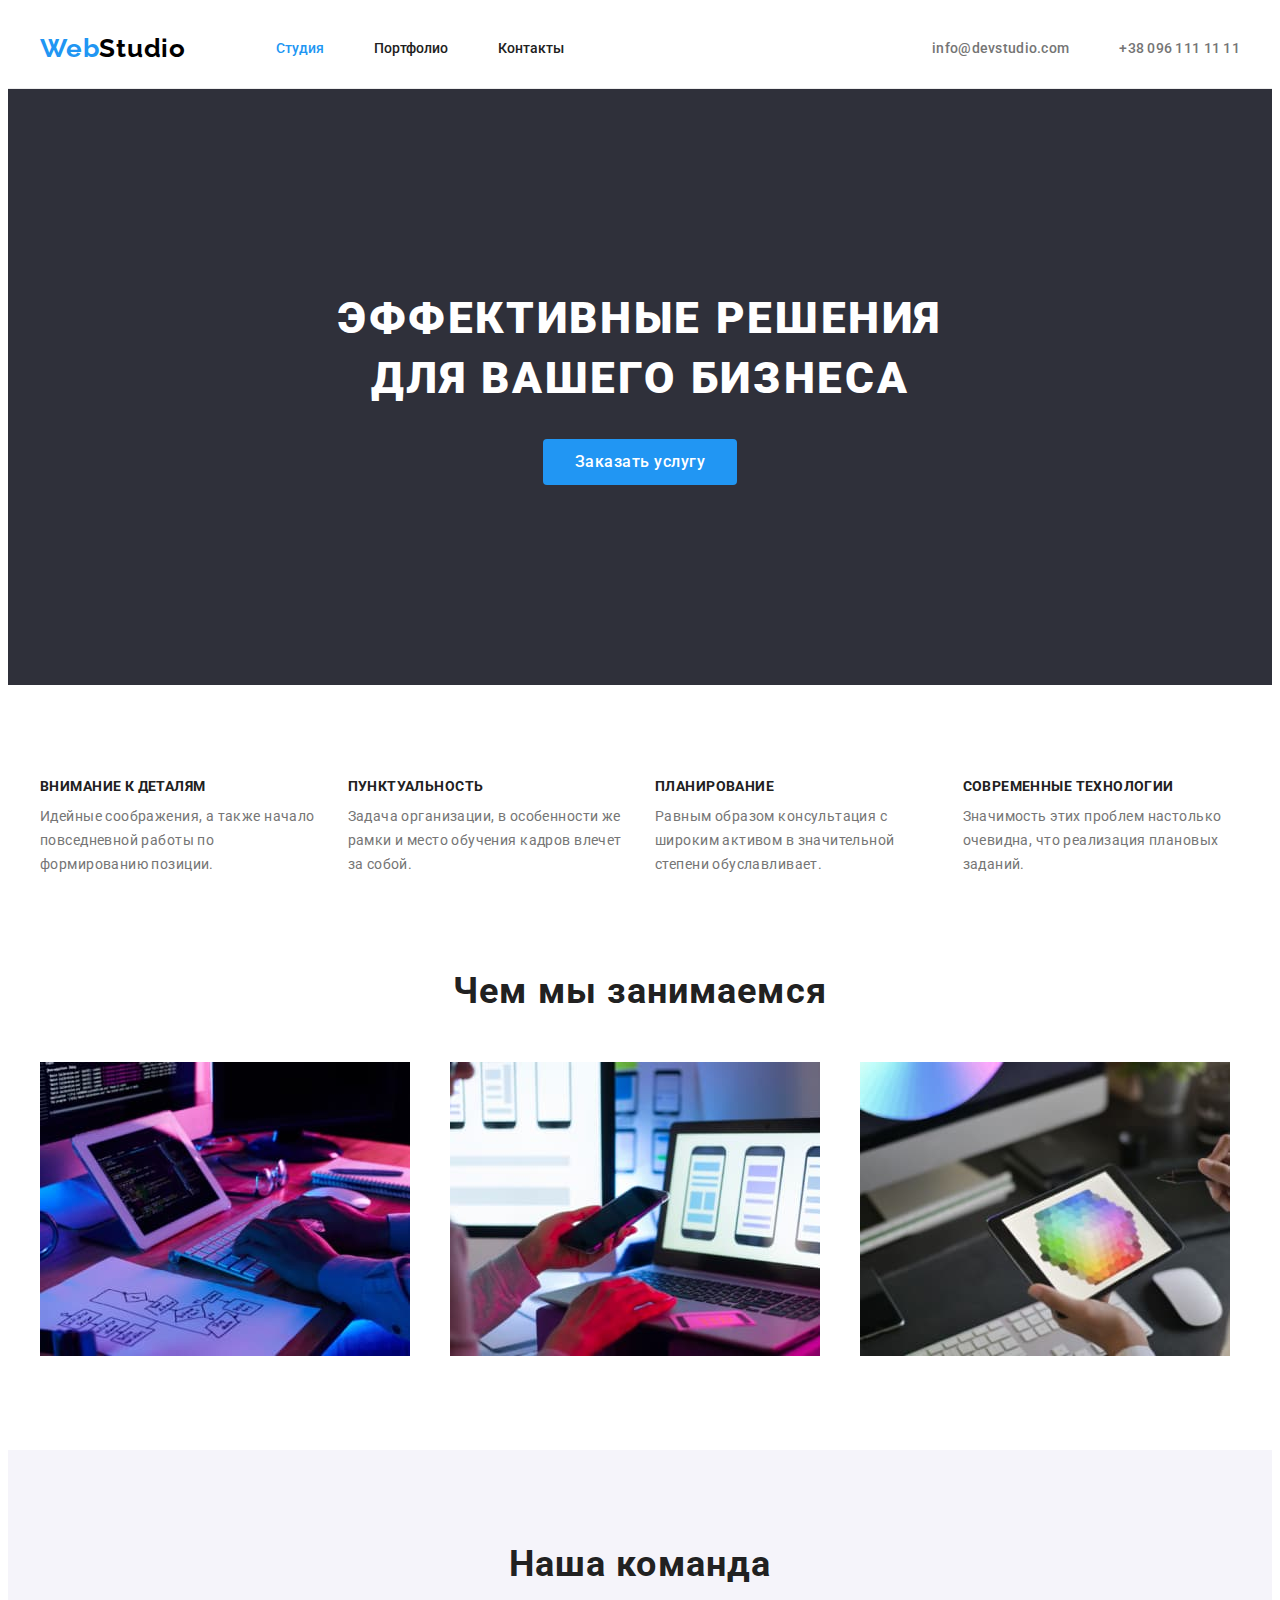
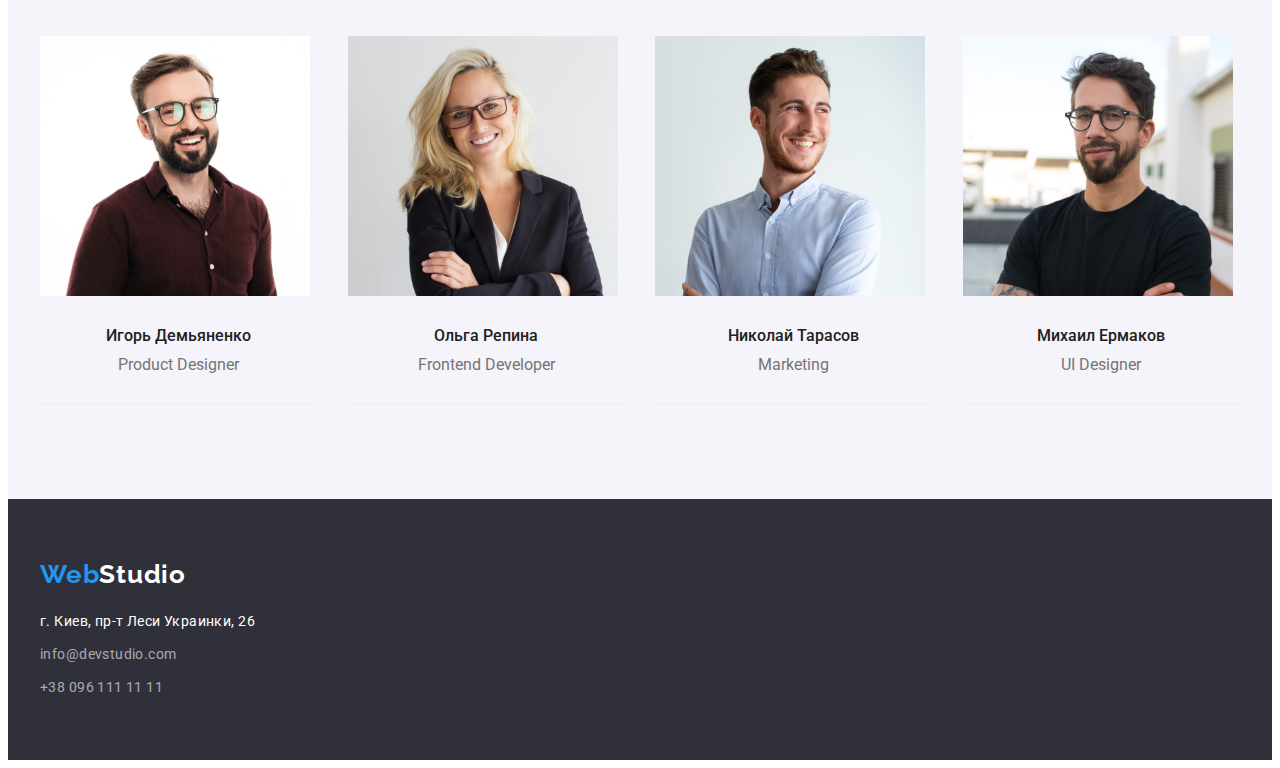
<file: index.html>
<!DOCTYPE html>
<html lang="en">

<head>
    <meta charset="UTF-8">
    <meta http-equiv="X-UA-Compatible" content="IE=edge">
    <meta name="viewport" content="width=device-width, initial-scale=1.0">
    <title> Home work 1</title>
    <link rel="preconnect" href="https://fonts.googleapis.com">
    <link rel="preconnect" href="https://fonts.gstatic.com" crossorigin>
    <link
        href="https://fonts.googleapis.com/css2?family=Raleway:wght@700&family=Roboto:wght@400;500;700;900&display=swap"
        rel="stylesheet">
    <link rel="stylesheet" href="https://cdnjs.cloudflare.com/ajax/libs/modern-normalize/1.0.0/modern-normalize.min.css"
        integrity="sha512-ISS7cAi1PEhQ8jnbJpJZMd29NlhNj4AWYyLOSp2CE/CsHxTCu+r+t0D2yoJudVrd0/8fTVPUVDzY5Tvli75u/g=="
        crossorigin="anonymous" referrerpolicy="no-referrer" />
    <link rel="stylesheet" href="./css/styles.css">
</head>

<body>
    <header>
        <div class="container main-nav">
            <nav class="site-nav">
                <a class="logo item" href=""><span class="logo-web">Web</span>Studio</a>

                <ul class="site-nav list">
                    <li class="item">
                        <a href="./index.html" class="link current">Студия</a>
                    </li>
                    <li class="item">
                        <a href="./portfolio.html" class="link">Портфолио</a>
                    </li>
                    <li class="item">
                        <a href="" class="link">Контакты</a>
                    </li>
                </ul>
            </nav>

            <ul class="contacts">
                <li class="item"><a class="contacts-mail" href="info@devstudio.com">info@devstudio.com</a> </li>
                <li class="item"><a class="contacts-phone" href="+380961111111">+38 096 111 11 11</a></li>
            </ul>
        </div>
    </header>

    <main>
        <section class="business-decision">
                <div class="container">
                <h1 class="decision"> Эффективные решения <br> для вашего бизнеса </h1>
                <button class="button" type="button">Заказать услугу</button>
            </div>
        </section> 
        


        <section class="section">
            <!-- подразумеваем название секции преимущества-->
            <div class="container">
                <ul class="title">
                    <li class="item">
                        <h3 class="section-title">Внимание к деталям</h3>
                        <p class="section-title-descr">Идейные соображения, а также начало повседневной работы по
                            формированию позиции.</p>
                    </li>
                    <li class="item">
                        <h3 class="section-title">Пунктуальность</h3>
                        <p class="section-title-descr">Задача организации, в особенности же рамки и место обучения
                            кадров влечет за собой.</p>
                    </li>
                    <li class="item">
                        <h3 class="section-title">Планирование</h3>
                        <p class="section-title-descr">Равным образом консультация с широким активом в значительной
                            степени обуславливает.</p>
                    </li>
                    <li class="item">
                        <h3 class="section-title">Современные технологии</h3>
                        <p class="section-title-descr">Значимость этих проблем настолько очевидна, что реализация
                            плановых заданий.</p>
                    </li>
                </ul>
            </div>
        </section>


        <section class="section work">
            <div class="container">
                <h2 class="main-section-title">Чем мы занимаемся</h2>
                <ul class="main-section-title-img">
                    <li class="item"> <img src="./images/box-1.jpg" alt="разработка" width="370"></li>
                    <li class="item"> <img src="./images/box-2.jpg" alt="адаптация" width="370"></li>
                    <li class="item"> <img src="./images/box-3.jpg" alt="дизайн" width="370"></li>
                </ul>
            </div>
        </section>


        <section class="section main-team">
            <div class="container">
                <h2 class="main-section-title">Наша команда</h2>
                <ul class="main-team-list">
                    <li class="item">
                        <img src="./images/pd.jpg" alt="член команды" width="270">
                        <div class="main-team-list-title">
                            <h3 class="team-title">Игорь Демьяненко</h3>
                            <p lang="en" class="team-profession">Product Designer</p>
                        </div>
                    </li>

                    <li class="item">
                        <img src="./images/fd.jpg" alt="член команды" width="270">
                        <div class="main-team-list-title">
                            <h3 class="team-title">Ольга Репина</h3>
                            <p lang="en" class="team-profession">Frontend Developer</p>
                        </div>
                    </li>

                    <li class="item">
                        <img src="./images/market-m.jpg" alt="член команды" width="270">
                        <div class="main-team-list-title">
                            <h3 class="team-title">Николай Тарасов</h3>
                            <p lang="en" class="team-profession">Marketing</p>
                        </div>
                    </li>

                    <li class="item">
                        <img src="./images/ui-des.jpg" alt="член команды" width="270">
                        <div class="main-team-list-title">
                            <h3 class="team-title">Михаил Ермаков</h3>
                            <p lang="en" class="team-profession">UI Designer</p>
                        </div>
                    </li>
                </ul>
            </div>
        </section>
    </main>

    <footer class="footer">
        <div class="container">
            <a class="logo-footer" href=""><span class="logo-web">Web</span>Studio</a>
            <address>
                <ul class="address">
                    <li class="item"><a class="footer-address" href="">г. Киев, пр-т Леси Украинки, 26</a> </li>
                    <li class="item"><a class="footer-mail" href="info@devstudio.com">info@devstudio.com</a></li>
                    <li><a class="footer-phone" href="+380961111111">+38 096 111 11 11</a></li>
                </ul>
            </address>
        </div>
    </footer>

</body>

</html>
</file>
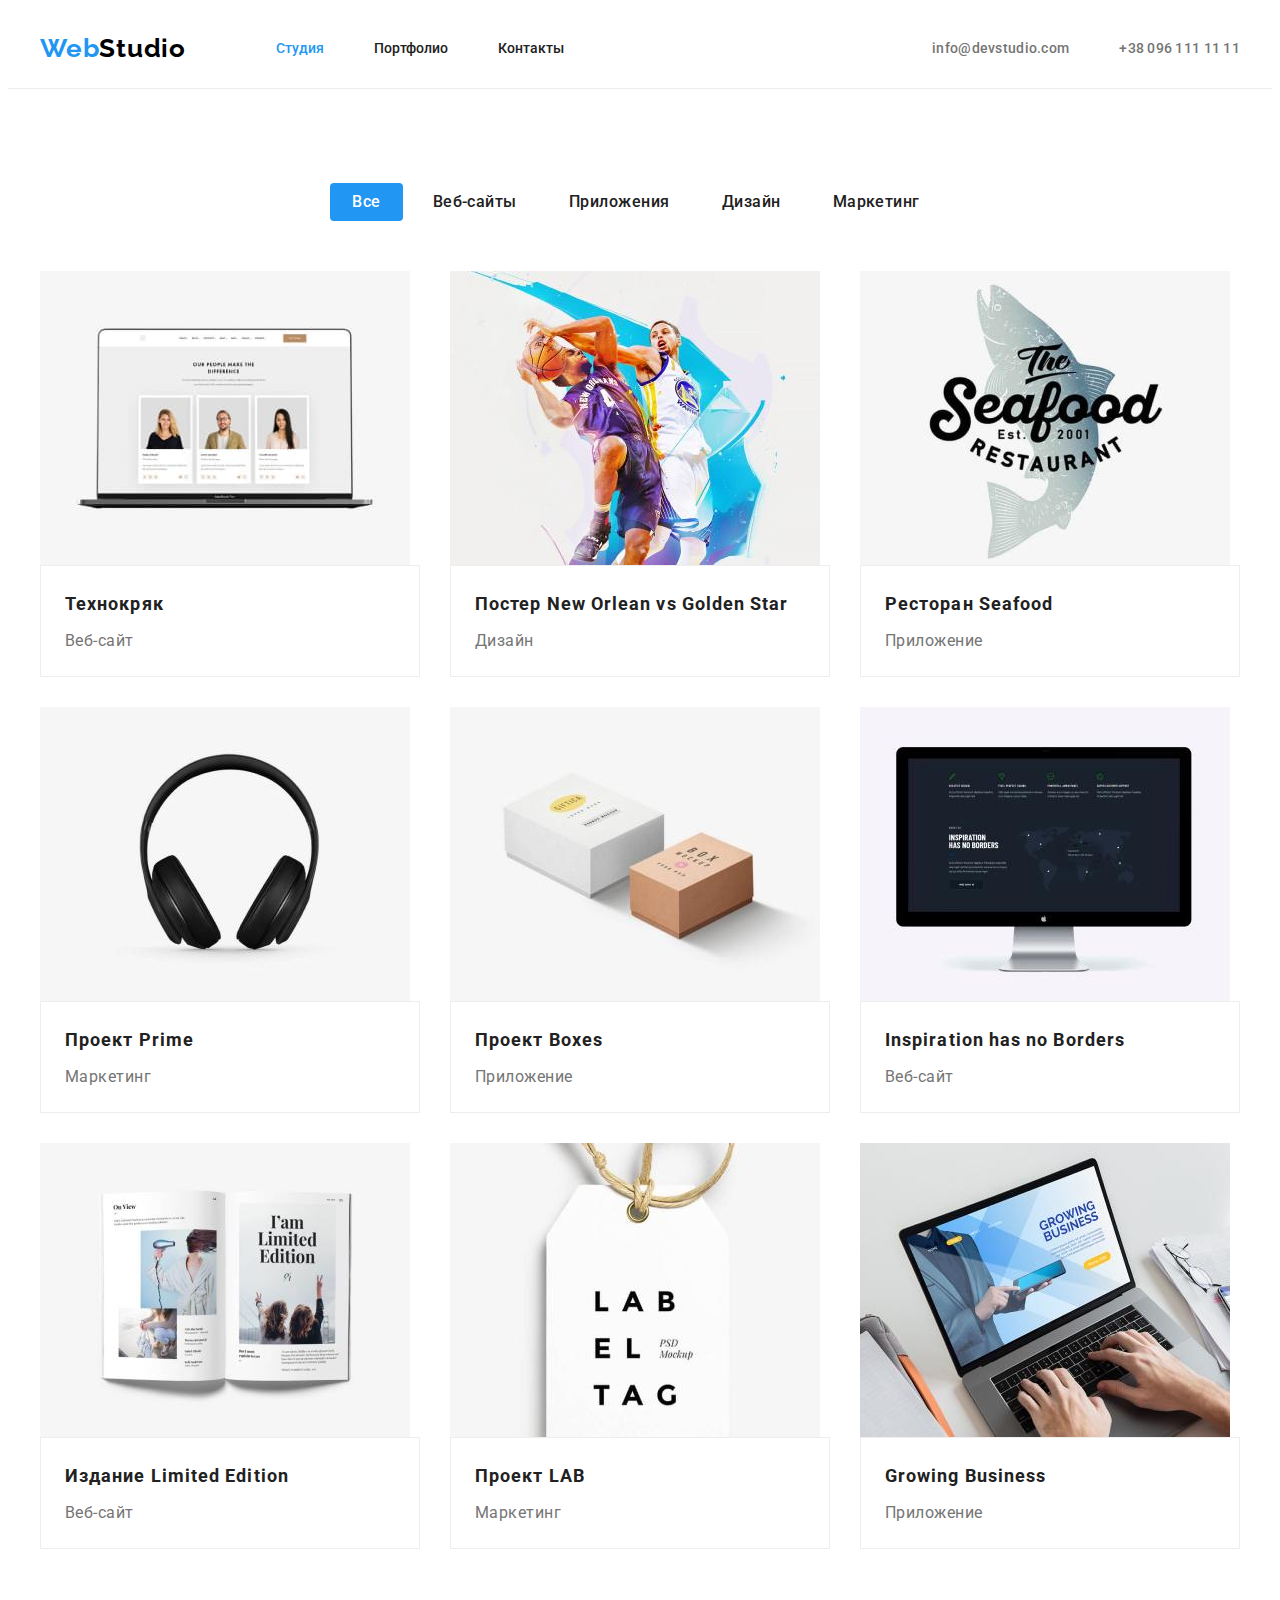
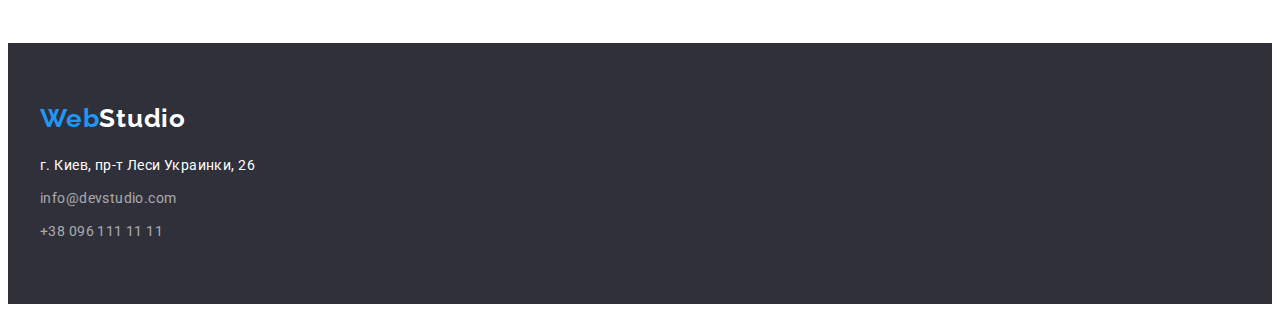
<file: portfolio.html>
<!DOCTYPE html>
<html lang="en">

<head>
    <meta charset="UTF-8">
    <meta http-equiv="X-UA-Compatible" content="IE=edge">
    <meta name="viewport" content="width=device-width, initial-scale=1.0">
    <title>Home work 2</title>
    <link rel="preconnect" href="https://fonts.googleapis.com">
    <link rel="preconnect" href="https://fonts.gstatic.com" crossorigin>
    <link
        href="https://fonts.googleapis.com/css2?family=Raleway:wght@700&family=Roboto:wght@400;500;700;900&display=swap"
        rel="stylesheet">
    <link rel="stylesheet" href="https://cdnjs.cloudflare.com/ajax/libs/modern-normalize/1.0.0/modern-normalize.min.css"
        integrity="sha512-ISS7cAi1PEhQ8jnbJpJZMd29NlhNj4AWYyLOSp2CE/CsHxTCu+r+t0D2yoJudVrd0/8fTVPUVDzY5Tvli75u/g=="
        crossorigin="anonymous" referrerpolicy="no-referrer" />
    <link rel="stylesheet" href="./css/styles.css">
</head>

<body>
    <header>
        <div class="container main-nav">
            <nav class="site-nav">
                <a class="logo item" href=""><span class="logo-web">Web</span>Studio</a>

                <ul class="site-nav list">
                    <li class="item">
                        <a href="./index.html" class="link current">Студия</a>
                    </li>
                    <li class="item">
                        <a href="./portfolio.html" class="link">Портфолио</a>
                    </li>
                    <li class="item">
                        <a href="" class="link">Контакты</a>
                    </li>
                </ul>
            </nav>

            <ul class="contacts">
                <li class="item"><a class="contacts-mail" href="info@devstudio.com">info@devstudio.com</a> </li>
                <li class="item"><a class="contacts-phone" href="+380961111111">+38 096 111 11 11</a></li>
            </ul>
        </div>
    </header>

    <main>
        <section class="section projects">
            <div class="container">
                <ul class="filters">
                    <li class="item">
                        <button type="button" class="button primary">Все</button>
                    </li>
                    <li class="item">
                        <button type="button" class="button secondary">Веб-сайты</button>
                    </li>
                    <li class="item">
                        <button type="button" class="button secondary">Приложения</button>
                    </li>
                    <li class="item">
                        <button type="button" class="button secondary">Дизайн</button>
                    </li>
                    <li class="item">
                        <button type="button" class="button secondary">Маркетинг</button>
                    </li>
                </ul>
            
            <!-- H1 IN MIND -->
           
                <ul class="card-set">

                    <li class="item">
                        <article class="card">
                            <div class="card-thumb">
                                <img src="./images/project0.jpg" alt="технокряк" width="370">
                            </div>

                            <div class="card-content">
                                <h2 class="projects-title">Технокряк</h2>
                                <p class="projects-desrc">Веб-сайт</p>
                            </div>
                        </article>
                    </li>


                    <li class="item">
                        <article class="card">
                            <div class="card-thumb">
                                <img src="./images/project1.jpg" alt="постер" width="370">
                            </div>

                            <div class="card-content">
                                <h2 class="projects-title">Постер New Orlean vs Golden Star</h2>
                                <p class="projects-desrc">Дизайн</p>
                            </div>
                        </article>
                    </li>

                    <li class="item">
                        <article class="card">
                            <div class="card-thumb">
                                <img src="./images/project2.jpg" alt="ресторан" width="370">
                            </div>

                            <div class="card-content">
                                <h2 class="projects-title">Ресторан Seafood</h2>
                                <p class="projects-desrc">Приложение</p>
                            </div>
                        </article>
                    </li>

                    <li class="item">
                        <article class="card">
                            <div class="card-thumb">
                                <img src="./images/project3.jpg" alt="веб-сайт" width="370">
                            </div>
                            <div class="card-content">
                                <h2 class="projects-title">Проект Prime</h2>
                                <p class="projects-desrc">Маркетинг</p>
                            </div>
                        </article>
                    </li>

                    <li class="item">
                        <article class="card">
                            <div class="card-thumb">
                                <img src="./images/project4.jpg" alt="веб-сайт" width="370">
                            </div>
                            <div class="card-content">
                                <h2 class="projects-title">Проект Boxes</h2>
                                <p class="projects-desrc">Приложение</p>
                            </div>
                        </article>
                    </li>

                    <li class="item">
                        <article class="card">
                            <div class="card-thumb">
                                <img src="./images/project5.jpg" alt="веб-сайт" width="370">
                            </div>
                            <div class="card-content">
                                <h2 class="projects-title">Inspiration has no Borders</h2>
                                <p class="projects-desrc">Веб-сайт</p>
                            </div>
                        </article>
                    </li>

                    <li class="item">
                        <article class="card">
                            <div class="card-thumb">
                                <img src="./images/project6.jpg" alt="веб-сайт" width="370">
                            </div>
                            <div class="card-content">
                                <h2 class="projects-title">Издание Limited Edition</h2>
                                <p class="projects-desrc">Веб-сайт</p>
                            </div>
                        </article>
                    </li>

                    <li class="item">
                        <article class="card">
                            <div class="card-thumb">
                                <img src="./images/project7.jpg" alt="веб-сайт" width="370">
                            </div>
                            <div class="card-content">
                                <h2 class="projects-title">Проект LAB</h2>
                                <p class="projects-desrc">Маркетинг</p>
                            </div>
                        </article>
                    </li>

                    <li class="item">
                        <article class="card">
                            <div class="card-thumb">
                                <img src="./images/project8.jpg" alt="веб-сайт" width="370">
                            </div>
                            <div class="card-content">
                                <h2 class="projects-title">Growing Business</h2>
                                <p class="projects-desrc">Приложение</p>
                            </div>
                        </article>
                    </li>
                </ul>
            </div>
        </section>
    </main>

    <footer class="footer">
        <div class="container">
            <a class="logo-footer" href=""><span class="logo-web">Web</span>Studio</a>
            <address>
                <ul class="address">
                    <li class="item"><a class="footer-address" href="">г. Киев, пр-т Леси Украинки, 26</a> </li>
                    <li class="item"><a class="footer-mail" href="info@devstudio.com">info@devstudio.com</a></li>
                    <li><a class="footer-phone" href="+380961111111">+38 096 111 11 11</a></li>
                </ul>
            </address>
        </div>
    </footer>

</body>
</html>
</file>
<file: css/styles.css>
:root {
  --primary-text-color: #757575;
  --title-text-color: #212121;
  --accent-text-color: #2196f3;
  --background-color: #ffffff;
  --second-background-color: #f5f4fa;
  --bcg-color-footer: #2f303a;

  --button-text-color: #ffffff;
  --button-text-secondary-color: #212121;
  --button-bcg-color: #2196f3;
  --button-secondary-bcg-color: #f5f4fa;

  --card-set-gap: 30px;
}

body {
  font-family: Roboto, sans-serif;
  font-style: normal;
  font-size: 14px;
  background-color: #ffffff;
  color: var(--primary-text-color);
}

header {
  border-bottom: 1px solid #ececec;
}

ul {
  list-style: none;
}

h1,
h2,
h3,
h4,
h5,
h6,
p,
ul {
  margin: 0;
  padding: 0;
}

img {
  display: block;
  max-width: 100%;
  height: auto;
}

.container {
  width: 1200px;
  margin-left: auto;
  margin-right: auto;
  padding-left: 15px;
  padding-right: 15px;
  }

/* main color: #212121;
second color: #757575;
accent color: #2196F3;
white : #FFFFFF;*/
/* second background color : E5E5E */
/* buttom color background: F5F4FA; */

/* Header */

/* Site nav */

.main-nav {
  display: flex;
  align-items: center;
}

.site-nav {
  display: flex;
  align-items: center;
}

.logo {
  display: flex;
  font-family: Raleway;
  font-style: normal;
  font-weight: bold;
  font-size: 26px;
  line-height: 1.19;
  letter-spacing: 0.03em;
  color: #000000;
  text-decoration: none;
}

.logo-web {
  color: var(--accent-text-color);
  text-decoration: none;
}

.site-nav.list {
  margin-left: 90px;
}

.site-nav .link {
  display: block;
  padding-top: 32px;
  padding-bottom: 32px;

  font-weight: 500;
  color: var(--title-text-color);
  text-decoration: none;
}

/* .site-nav .item:not(:last-child){
  margin-right: 50px;
  or 
  .site-nav .item + .item{
  margin-left: 50px;
}
} */

.site-nav .item + .item {
  margin-left: 50px;
}

.site-nav .link:hover,
.site-nav .link:focus {
  color: var(--accent-text-color);
}

.site-nav .link.current {
  color: var(--accent-text-color);
}

.contacts {
  display: flex;
  margin-left: auto;
}

.contacts .item + .item {
  margin-left: 50px;
}

.contacts-mail,
.contacts-phone {
  font-style: normal;
  font-weight: 500;
  font-size: 14px;
  line-height: 1.14;
  letter-spacing: 0.02em;
  color: var(--primary-text-color);
  text-decoration: none;
}

.contacts .contacts-mail:hover,
.contacts .contacts-mail:focus {
  color: var(--accent-text-color);
}

.contacts .contacts-phone:hover,
.contacts .contacts-phone:focus {
  color: var(--accent-text-color);
}

.contacts .contacts-mail.current {
  color: var(--accent-text-color);
}

/* Main first section */

.business-decision {
  text-align: center;
  background: #2f303a;
  padding-top: 200px;
  padding-bottom: 200px;
}

.decision {
  margin-top: 0;
  margin-bottom: var(--card-set-gap);
  display: block;

  font-weight: 900;
  font-size: 44px;
  line-height: 1.36;

  text-align: center;
  letter-spacing: 0.06em;
  text-transform: uppercase;
  color: #ffffff;
}

.title {
  display: flex;
  flex-direction: row;
}

.title .item {
  width: calc((100% - 90px) / 4);
  margin-right: var(--card-set-gap);
}

.title .item:nth-child(4n) {
  margin-right: 0;
}

.section-title {
  margin-bottom: 10px;
  font-weight: bold;
  font-size: 14px;
  line-height: 1.14;
  letter-spacing: 0.03em;
  text-transform: uppercase;
  color: var(--title-text-color);
}
.section-title-descr {
  font-weight: normal;
  font-size: 14px;
  line-height: 1.71;
  letter-spacing: 0.03em;
  color: var(--primary-text-color);
}

.section.work {
  padding-top: 0;
}

.main-section-title {
  margin-bottom: 50px;
  font-style: normal;
  font-weight: bold;
  font-size: 36px;
  line-height: 1.16;
  text-align: center;
  letter-spacing: 0.03em;
  color: var(--title-text-color);
}

.main-section-title-img {
  padding: 0;
  margin: 0;
  display: flex;
  flex-wrap: wrap;
  margin-left: calc(-1 * var(--card-set-gap));
  margin-top: calc(-1 * var(--card-set-gap));
 }

 .main-section-title-img .item {
  flex-basis: calc(100% / 3 - 30px);
  margin-left: var(--card-set-gap);
  margin-top: var(--card-set-gap);
}

/* Our team */
.main-team {
  background-color: var(--second-background-color);
}

.main-team-list {
  display: flex;
  flex-wrap: wrap;
}

.main-team-list .item {
  width: calc((100% - 90px) / 4);
  margin-right: var(--card-set-gap);
  border-bottom: 1px solid #eeeeee;
}

.main-team-list .item:nth-child(4n) {
  margin-right: 0;
}

.main-team-list-title {
  text-align: center;
  padding: 30px 0px;
}

.team-title {
  padding-bottom: 10px;
  font-weight: 500;
  font-size: 16px;
  line-height: 1.19;
  color: var(--button-text-secondary-color);
}
.team-profession {
  font-weight: normal;
  font-size: 16px;
  line-height: 1.19;
  color: var(--primary-text-color);
}

/* Section Projects */
.filters {
  margin-bottom: 50px;
  display: flex;
  justify-content: center;
}

.filters .item {
  margin-right: 8px;
}

.filters .item:not(:last-child) {
  margin-right: 8px;
}

/* Button */
.business-decision .button {
  padding: 10px 32px 10px 32px;
  font-family: inherit;
  font-weight: 500;
  font-size: 16px;
  line-height: 1.63;
  text-align: center;
  letter-spacing: 0.03em;
  background-color: var(--button-bcg-color);
  color: var(--button-text-color);
  border-radius: 4px;
  cursor: pointer;
  border: transparent;
}

.button {
  padding: 6px 22px 6px 22px;
  font-family: inherit;
  font-weight: 500;
  font-size: 16px;
  line-height: 1.63;
  text-align: center;
  letter-spacing: 0.03em;
  background-color: var(--button-bcg-color);
  color: var(--button-text-color);
  border-radius: 4px;
  cursor: pointer;
  border: transparent;
}

.button.primary {
  background-color: var(--button-bcg-color);
  color: var(--button-text-color);
}

.button.secondary {
  background-color: var(--button-secondary-bcg-colorcolor);
  color: var(--button-text-secondary-color);
}

/* Portfolio */

.projects-title {
  margin-bottom: 4px;
  font-weight: bold;
  font-size: 18px;
  line-height: 2;
  letter-spacing: 0.06em;
  color: var(--title-text-color);
}

.projects-desrc {
  font-weight: normal;
  font-size: 16px;
  line-height: 1.87;
  letter-spacing: 0.03em;
  color: var(--primary-text-color);
}

/* card-set */

.section {
  padding-top: 94px;
  padding-bottom: 94px;
}

.card-set {
  padding: 0;
  margin: 0;
  display: flex;
  flex-wrap: wrap;
  margin-left: calc(-1 * var(--card-set-gap));
  margin-top: calc(-1 * var(--card-set-gap));
}

.card-set .item {
  flex-basis: calc(100% / 3 - 30px);
  margin-left: var(--card-set-gap);
  margin-top: var(--card-set-gap);
}

.card-content { 
    padding: 20px 24px;
    border: 1px solid #eeeeee;
}

/* Footer */

.footer {  
  padding-top: 60px;
  padding-bottom: 60px;
  background-color: var(--bcg-color-footer);
}

.logo-footer {
  display: inline-block;
  margin-bottom: 20px;
  font-family: Raleway;
  font-style: normal;
  font-weight: bold;
  font-size: 26px;
  line-height: 1.19;
  letter-spacing: 0.03em;
  color: var(--button-text-color);
  text-decoration: none;
}

.address .item {
  margin-bottom: 9px;
}

.footer-address {
  font-style: normal;
  font-weight: normal;
  font-size: 14px;
  line-height: 1.71;
  letter-spacing: 0.03em;
  color: #ffffff;
  text-decoration: none;
}

.footer-mail,
.footer-phone {
  font-style: normal;
  font-weight: normal;
  font-size: 14px;
  line-height: 1.71;
  letter-spacing: 0.03em;
  color: rgba(255, 255, 255, 0.6);
  text-decoration: none;
}
</file>
